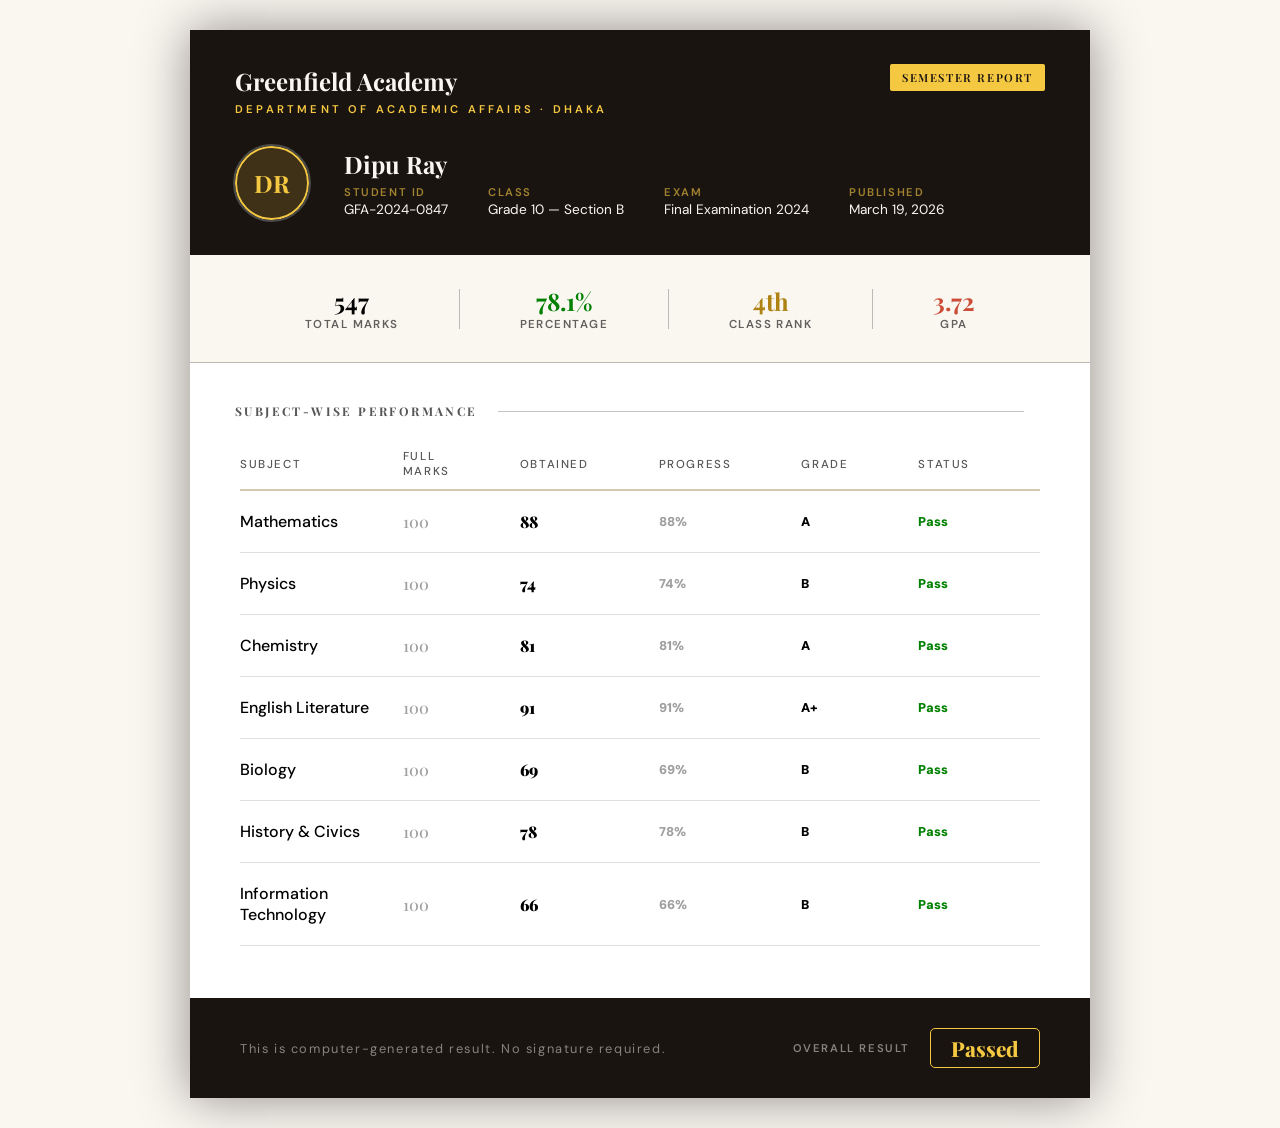
<file: b. student-result-page/index.html>
<!DOCTYPE html>
<html lang="en">

<head>
    <meta charset="UTF-8">
    <meta name="viewport" content="width=device-width, initial-scale=1.0">
    <title>Student Result</title>

    <!-- Favicon -->
    <link rel="icon" type="image/png" href="assets/icons/favicon.png?v=1">

    <!-- Playfair Display Fonts -->
    <link rel="preconnect" href="https://fonts.googleapis.com">
    <link rel="preconnect" href="https://fonts.gstatic.com" crossorigin>
    <link href="https://fonts.googleapis.com/css2?family=Playfair+Display:ital,wght@0,400..900;1,400..900&display=swap"
        rel="stylesheet">

    <!-- DM Sans -->
    <link rel="preconnect" href="https://fonts.googleapis.com">
    <link rel="preconnect" href="https://fonts.gstatic.com" crossorigin>
    <link
        href="https://fonts.googleapis.com/css2?family=DM+Sans:ital,opsz,wght@0,9..40,100..1000;1,9..40,100..1000&display=swap"
        rel="stylesheet">

    <!-- To add my css file -->
    <link rel="stylesheet" href="style.css">
</head>

<body>
    <main>

        <!--Start Section One -->
        <section class="section-one">
            <div class="academy-name">
                <div class="left">
                    <h1>Greenfield Academy</h1>
                    <p>Department of Academic Affairs · Dhaka</p>
                </div>
                <div class="right">
                    <span>Semester Report</span>
                </div>
            </div>
            <div class="name-container">
                <div class="nm-circle">
                    <h1>DR</h1>
                </div>
                <div class="full-name">
                    <div>
                        <h1>Dipu Ray</h1>
                    </div>
                    <div class="std-info">
                        <div class="sub-std-info">
                            <span>Student ID</span>
                            <p>GFA-2024-0847</p>
                        </div>
                        <div class="sub-std-info">
                            <span>Class</span>
                            <p>Grade 10 — Section B</p>
                        </div>
                        <div class="sub-std-info">
                            <span>Exam</span>
                            <p>Final Examination 2024</p>
                        </div>
                        <div class="sub-std-info">
                            <span>Published</span>
                            <p>March 19, 2026</p>
                        </div>
                    </div>
                </div>
            </div>
        </section>
        <!--End Section One -->

        <!--Start Section Two -->
        <section class="section-two">
            <div class="numeric-container">
                <h1 class="marks">547</h1>
                <p>Total Marks</p>
            </div>
            <div class="vertical-bar"></div>
            <div class="numeric-container">
                <h1 class="percentage">78.1%</h1>
                <p>Percentage</p>
            </div>
            <div class="vertical-bar"></div>
            <div class="numeric-container">
                <h1 class="cls-rank">4th</h1>
                <p>Class Rank</p>
            </div>
            <div class="vertical-bar"></div>
            <div class="numeric-container">
                <h1 class="gpa">3.72</h1>
                <p>GPA</p>
            </div>
        </section>
        <!--End Section Two -->

        <!--Start Section Three -->
        <section class="section-three">

            <!-- Performance Container -->
            <div class="perform-container">
                <div class="left">
                    <h2>Subject-wise performance</h2>
                </div>
                <div class="right"></div>
            </div>

            <!-- Table Container -->
            <div class="table-container">
                <table>
                    <tr>
                        <th>Subject</th>
                        <th>Full <br> marks</th>
                        <th>Obtained</th>
                        <th>Progress</th>
                        <th>Grade</th>
                        <th>Status</th>
                    </tr>
                    <tr>
                        <td>Mathematics</td>
                        <td>100</td>
                        <td>88</td>
                        <td>88%</td>
                        <td>A</td>
                        <td>Pass</td>
                    </tr>
                    <tr>
                        <td>Physics</td>
                        <td>100</td>
                        <td>74</td>
                        <td>74%</td>
                        <td>B</td>
                        <td>Pass</td>
                    </tr>
                    <tr>
                        <td>Chemistry</td>
                        <td>100</td>
                        <td>81</td>
                        <td>81%</td>
                        <td>A</td>
                        <td>Pass</td>
                    </tr>
                    <tr>
                        <td>English Literature</td>
                        <td>100</td>
                        <td>91</td>
                        <td>91%</td>
                        <td>A+</td>
                        <td>Pass</td>
                    </tr>
                    <tr>
                        <td>Biology</td>
                        <td>100</td>
                        <td>69</td>
                        <td>69%</td>
                        <td>B</td>
                        <td>Pass</td>
                    </tr>
                    <tr>
                        <td>History & Civics</td>
                        <td>100</td>
                        <td>78</td>
                        <td>78%</td>
                        <td>B</td>
                        <td>Pass</td>
                    </tr>
                    <tr>
                        <td>Information Technology</td>
                        <td>100</td>
                        <td>66</td>
                        <td>66%</td>
                        <td>B</td>
                        <td>Pass</td>
                    </tr>
                </table>
            </div>

            <!-- Make Space at bottom -->
            <div class="space-bottom"></div>
        </section>
        <!--End Section Three -->

        <!--Start Section Four -->
        <section class="section-four">
            <div class="left">
                <p>This is computer-generated result. No signature required.</p>
            </div>
            <div class="right">
                <a class="result-btn" href="">Overall result</a>
                <a class="passed-btn" href="">Passed</a>
            </div>
        </section>
        <!--End Section Four -->
    </main>
</body>

</html>
</file>
<file: b. student-result-page/style.css>
:root {
    --color-1: #ffffff;
    --color-2: #faf6f0;
    --color-3: #1a1410;
    --color-4: #f5c842;
    --playfair-font: "Playfair Display", serif;
    --dm-sans-font: "DM Sans", sans-serif;
}

* {
    margin: 0;
    padding: 0;
    box-sizing: border-box;
}

body {
    background-color: var(--color-2);
}

main {
    width: 900px;
    margin: 30px auto;
    box-shadow: 0 0 50px 0px #0000006e;
}

/* Start Section One */
.section-one {
    font-family: var(--playfair-font);
    background-color: var(--color-3);
    color: var(--color-2);
    padding: 35px 45px;
}

.section-one .academy-name {
    display: flex;
    justify-content: space-between;
}

.section-one .academy-name .left h1 {
    font-size: 1.5rem;
}

.section-one .academy-name .left p {
    text-transform: uppercase;
    font-size: .7rem;
    color: var(--color-4);
    letter-spacing: .2rem;
    font-weight: 600;
    font-family: var(--dm-sans-font);
    margin-top: 5px;
}

.section-one .academy-name .right span {
    text-transform: uppercase;
    background-color: var(--color-4);
    color: var(--color-3);
    font-size: .7rem;
    font-weight: 600;
    letter-spacing: .1rem;
    padding: 6px 12px;
    border-radius: 2px;
}

.name-container {
    display: flex;
    gap: 35px;
    align-items: center;
    margin-top: 30px;
}

.name-container .nm-circle {
    border: 2px solid #f5c842;
    display: flex;
    align-items: center;
    justify-content: center;
    width: 60px;
    height: 60px;
    border-radius: 50px;
    padding: 35px;
    outline: 2px solid #4a4a49;
    color: var(--color-4);
    background-color: #f5c84229;
}

.full-name {
    display: flex;
    flex-direction: column;
}

.std-info {
    display: flex;
    font-family: var(--dm-sans-font);
    gap: 40px;
}

.std-info .sub-std-info span {
    color: #f5c8429d;
    text-transform: uppercase;
    font-size: .7rem;
    font-weight: 600;
    letter-spacing: .1rem;
}

.std-info .sub-std-info p {
    font-size: .85rem;
}

/* End Section One */

/* Start Section Two */
.section-two {
    background-color: var(--color-2);
    display: flex;
    justify-content: center;
    align-items: center;
    gap: 60px;
    text-align: center;
    padding: 30px 0;
    border-bottom: 1px solid #0000003e;
}

.numeric-container h1 {
    font-family: var(--playfair-font);
}

.numeric-container .marks {
    color: #000000;
}

.numeric-container .percentage {
    color: #008000;
}

.numeric-container .cls-rank {
    color: #ae8213;
}

.numeric-container .gpa {
    color: #cb4d37;
}

.numeric-container p {
    font-family: var(--dm-sans-font);
    text-transform: uppercase;
    font-weight: 600;
    font-size: .72rem;
    color: #0000009c;
    letter-spacing: .09rem;
}

.section-two .vertical-bar {
    height: 40px;
    width: .8px;
    background-color: #0000003e;
}

/* End Section Two */

/* Start Section Three */
.section-three {
    background-color: var(--color-1);
}

/* Performance Container */
.perform-container {
    padding: 40px 45px 30px 45px;
    display: flex;
    align-items: center;
    gap: 20px;
}

.perform-container .left h2 {
    font-size: .75rem;
    text-transform: uppercase;
    color: #000000a9;
    font-family: var(--playfair-font);
    letter-spacing: .15rem;
}

.perform-container .right {
    width: 65%;
    height: 1px;
    background-color: #0000003b;
}

/* Table Container */
.table-container {
    margin: 0 50px 50px 50px;
}

.table-container table {
    border-collapse: collapse;
}

.table-container table tr th {
    font-family: var(--dm-sans-font);
    text-transform: uppercase;
    font-size: .72rem;
    letter-spacing: .1rem;
    color: #000000a9;
    font-weight: 500;
    padding: 0 70px 10px 0;
    border-bottom: 2px solid #7c5d0f55;
    text-align: left;
}

.table-container table tr td {
    padding: 20px 0;
    border-bottom: 1px solid #00000020;
}

tr td:nth-child(1) {
    font-family: var(--dm-sans-font);
    font-size: 1rem;
    font-weight: 500;
}

tr td:nth-child(2) {
    font-family: var(--playfair-font);
    font-size: 1rem;
    font-weight: 500;
    color: #00000060;
}

tr td:nth-child(3) {
    font-family: var(--playfair-font);
    font-size: 1rem;
    font-weight: 900;
}

tr td:nth-child(4) {
    font-family: var(--dm-sans-font);
    font-size: .8rem;
    font-weight: 900;
    color: #00000060;
}

tr td:nth-child(5) {
    font-family: var(--dm-sans-font);
    font-size: .8rem;
    font-weight: 900;
}

tr td:nth-child(6) {
    font-family: var(--dm-sans-font);
    font-size: .8rem;
    font-weight: 900;
    color: #008000;
}

/* Space at bottom */
.section-three .space-bottom {
    padding: 1px;
}

/* End Section Three */

/* Start Section Four */
.section-four {
    background-color: var(--color-3);
    color: #ffffff78;
    font-family: var(--dm-sans-font);
    display: flex;
    justify-content: space-between;
    align-items: center;
    padding: 30px 50px;
}

.section-four .left p {
    font-size: .8rem;
    letter-spacing: .1rem;
}

.section-four .right {
    display: flex;
    gap: 20px;
    align-items: center;
}

.section-four .right .result-btn {
    text-decoration: none;
    color: #ffffff78;
    font-size: .7rem;
    text-transform: uppercase;
    font-weight: 600;
    letter-spacing: .1rem;
    transition: all ease .5s;
}

.section-four .right .result-btn:hover {
    color: #ffffffbd;
}

.section-four .right .passed-btn {
    font-family: var(--playfair-font);
    text-decoration: none;
    color: var(--color-4);
    border: 1px solid var(--color-4);
    font-weight: 800;
    font-size: 1.3rem;
    padding: 5px 20px;
    border-radius: 5px;
    transition: all ease .5s;
}

.section-four .right .passed-btn:hover {
    background-color: #daa52030
}

/* End Section Four */





/* Responsive Design */
/* Medium devices (landscape tablets) */
@media screen and (max-width: 992px) {
    main {
        width: 80%;
    }

    .section-one .academy-name {
        flex-wrap: wrap;
    }

    .section-one .academy-name .left {
        margin-bottom: 10px;
    }

    .std-info {
        flex-wrap: wrap;
    }

    .section-two {
        padding: 30px 30px;
        flex-wrap: wrap;
    }

    .table-container {
        margin: 0 50px 50px 50px;
        overflow-x: auto;
    }

    .table-container table {
        width: 1000px;
        table-layout: fixed;
    }

    .section-four {
        flex-wrap: wrap;
        gap: 20px;
    }
}

/* Extra small devices (phones) */
@media screen and (max-width: 500px) {
    main {
        margin: 0;
        box-shadow: none;
        width: 100%;
    }

    .section-one .academy-name {
        margin-bottom: 50px;
    }

    .section-one .academy-name .left {
        margin-bottom: 20px;
    }

    .name-container {
        margin-top: 100px;
        flex-direction: column;
    }

    .name-container .nm-circle {
        width: 150px;
        height: 150px;
        border-radius: 100px;
    }

    .full-name {
        gap: 20px;
    }

    .std-info {
        gap: 20px;
    }

    .table-container table {
        width: 500px;
    }

    td:nth-child(n+2),
    th:nth-child(n+2) {
        padding-left: 50px !important;
    }

    .section-four .right .passed-btn {
        font-weight: 600;
        font-size: 1rem;
        padding: 2px 10px 5px;
    }
}
</file>
